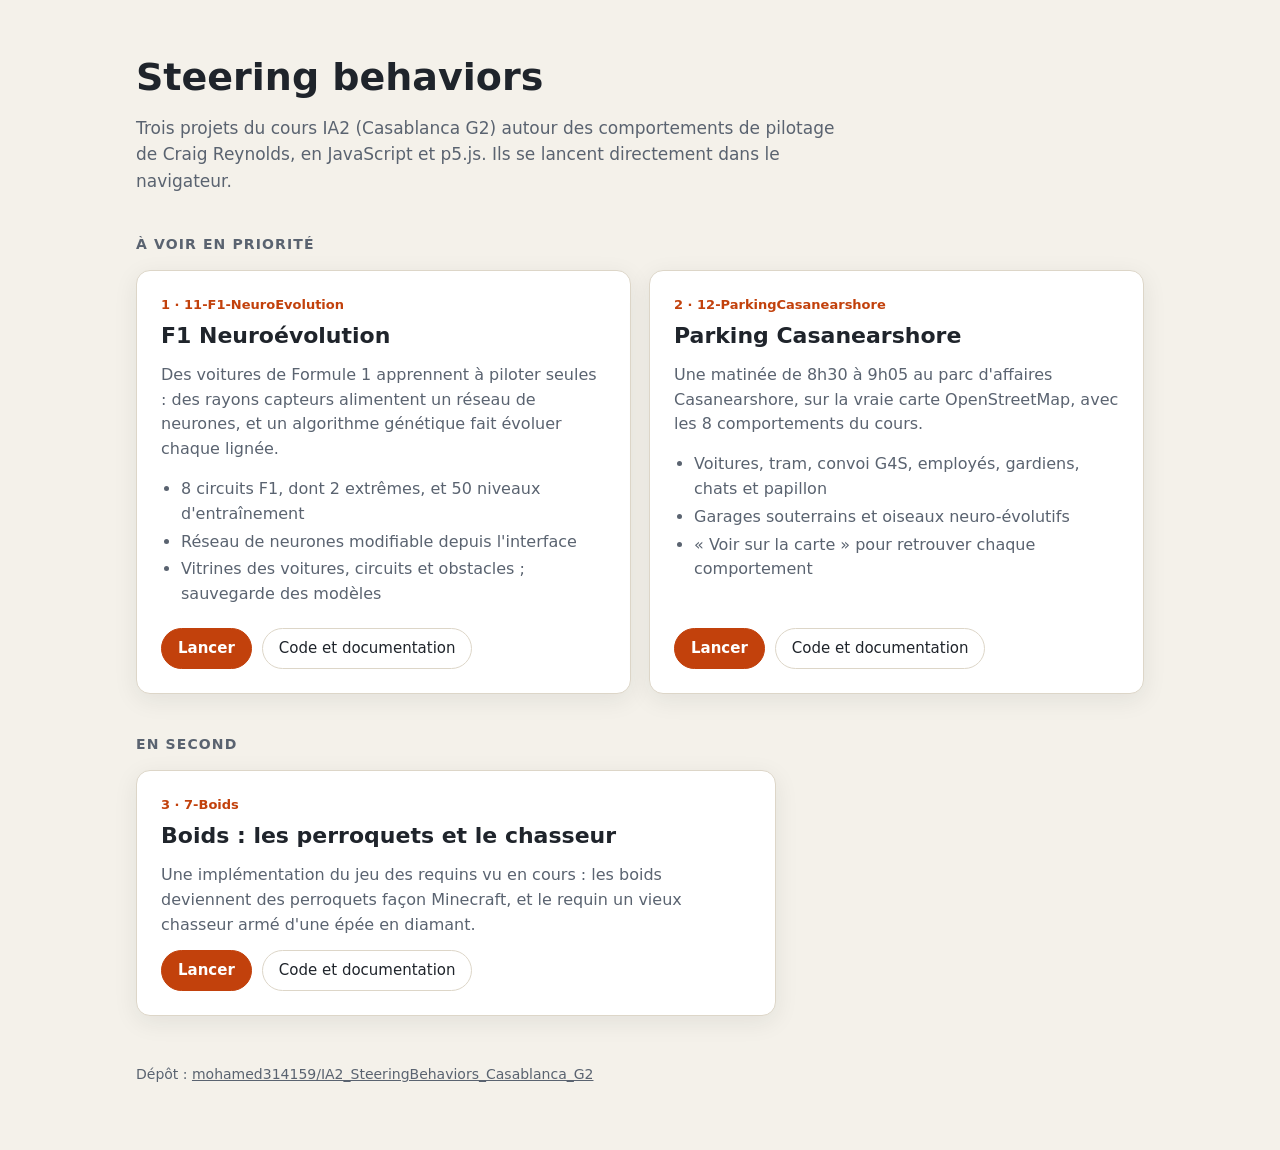
<file: index.html>
<!DOCTYPE html>
<html lang="fr">
  <head>
    <meta charset="utf-8" />
    <meta name="viewport" content="width=device-width, initial-scale=1" />
    <title>Steering behaviors — IA2 Casablanca G2</title>
    <meta name="description" content="Trois projets p5.js sur les steering behaviors de Craig Reynolds : F1 neuroévolution, Parking Casanearshore et Boids." />
    <style>
      :root {
        --fond: #f4f1ea;
        --carte: #ffffff;
        --texte: #1f242b;
        --doux: #5a6370;
        --bordure: #ddd6c8;
        --accent: #c2410c;
        --accent-texte: #ffffff;
        --ombre: 0 6px 24px rgba(31, 36, 43, 0.08);
      }

      @media (prefers-color-scheme: dark) {
        :root {
          --fond: #1a1e24;
          --carte: #232a32;
          --texte: #eef1f4;
          --doux: #a9b4c0;
          --bordure: #3b434d;
          --accent: #ffcc66;
          --accent-texte: #1f242b;
          --ombre: 0 6px 24px rgba(0, 0, 0, 0.35);
        }
      }

      * {
        box-sizing: border-box;
      }

      body {
        margin: 0;
        background: var(--fond);
        color: var(--texte);
        font-family: "Segoe UI", system-ui, -apple-system, sans-serif;
        line-height: 1.55;
      }

      main {
        max-width: 1040px;
        margin: 0 auto;
        padding: 48px 16px 64px;
      }

      header h1 {
        margin: 0 0 8px;
        font-size: clamp(26px, 4vw, 38px);
      }

      header p {
        margin: 0;
        max-width: 720px;
        color: var(--doux);
        font-size: 17px;
      }

      h2 {
        margin: 40px 0 14px;
        font-size: 14px;
        letter-spacing: 0.08em;
        text-transform: uppercase;
        color: var(--doux);
      }

      .essentiels {
        display: grid;
        grid-template-columns: repeat(auto-fit, minmax(min(300px, 100%), 1fr));
        gap: 18px;
      }

      .projet {
        display: flex;
        flex-direction: column;
        padding: 24px;
        background: var(--carte);
        border: 1px solid var(--bordure);
        border-radius: 14px;
        box-shadow: var(--ombre);
      }

      .projet .numero {
        font-size: 13px;
        font-weight: 600;
        color: var(--accent);
      }

      .projet h3 {
        margin: 4px 0 10px;
        font-size: 22px;
      }

      .projet p {
        margin: 0 0 12px;
        color: var(--doux);
      }

      .projet ul {
        margin: 0 0 18px;
        padding-left: 20px;
        color: var(--doux);
      }

      .projet li {
        margin: 3px 0;
      }

      .actions {
        display: flex;
        flex-wrap: wrap;
        gap: 10px;
        margin-top: auto;
      }

      .actions a {
        padding: 8px 16px;
        border-radius: 999px;
        border: 1px solid var(--bordure);
        color: var(--texte);
        text-decoration: none;
        font-size: 15px;
      }

      .actions a.lancer {
        background: var(--accent);
        border-color: var(--accent);
        color: var(--accent-texte);
        font-weight: 600;
      }

      .actions a:hover,
      .actions a:focus-visible {
        outline: 2px solid var(--accent);
        outline-offset: 2px;
      }

      .second {
        max-width: 640px;
      }

      footer {
        margin-top: 48px;
        font-size: 14px;
        color: var(--doux);
      }

      footer a {
        color: inherit;
        overflow-wrap: anywhere;
      }
    </style>
  </head>
  <body>
    <main>
      <header>
        <h1>Steering behaviors</h1>
        <p>Trois projets du cours IA2 (Casablanca G2) autour des comportements de pilotage de Craig Reynolds, en JavaScript et p5.js. Ils se lancent directement dans le navigateur.</p>
      </header>

      <h2>À voir en priorité</h2>
      <section class="essentiels" aria-label="Projets principaux">
        <article class="projet">
          <span class="numero">1 · 11-F1-NeuroEvolution</span>
          <h3>F1 Neuroévolution</h3>
          <p>Des voitures de Formule 1 apprennent à piloter seules : des rayons capteurs alimentent un réseau de neurones, et un algorithme génétique fait évoluer chaque lignée.</p>
          <ul>
            <li>8 circuits F1, dont 2 extrêmes, et 50 niveaux d'entraînement</li>
            <li>Réseau de neurones modifiable depuis l'interface</li>
            <li>Vitrines des voitures, circuits et obstacles ; sauvegarde des modèles</li>
          </ul>
          <div class="actions">
            <a class="lancer" href="11-F1-NeuroEvolution/">Lancer</a>
            <a href="https://github.com/mohamed314159/IA2_SteeringBehaviors_Casablanca_G2/tree/main/11-F1-NeuroEvolution">Code et documentation</a>
          </div>
        </article>

        <article class="projet">
          <span class="numero">2 · 12-ParkingCasanearshore</span>
          <h3>Parking Casanearshore</h3>
          <p>Une matinée de 8h30 à 9h05 au parc d'affaires Casanearshore, sur la vraie carte OpenStreetMap, avec les 8 comportements du cours.</p>
          <ul>
            <li>Voitures, tram, convoi G4S, employés, gardiens, chats et papillon</li>
            <li>Garages souterrains et oiseaux neuro-évolutifs</li>
            <li>« Voir sur la carte » pour retrouver chaque comportement</li>
          </ul>
          <div class="actions">
            <a class="lancer" href="12-ParkingCasanearshore/">Lancer</a>
            <a href="https://github.com/mohamed314159/IA2_SteeringBehaviors_Casablanca_G2/tree/main/12-ParkingCasanearshore">Code et documentation</a>
          </div>
        </article>
      </section>

      <h2>En second</h2>
      <article class="projet second">
        <span class="numero">3 · 7-Boids</span>
        <h3>Boids : les perroquets et le chasseur</h3>
        <p>Une implémentation du jeu des requins vu en cours : les boids deviennent des perroquets façon Minecraft, et le requin un vieux chasseur armé d'une épée en diamant.</p>
        <div class="actions">
          <a class="lancer" href="7-Boids/">Lancer</a>
          <a href="https://github.com/mohamed314159/IA2_SteeringBehaviors_Casablanca_G2/tree/main/7-Boids">Code et documentation</a>
        </div>
      </article>

      <footer>
        Dépôt : <a href="https://github.com/mohamed314159/IA2_SteeringBehaviors_Casablanca_G2">mohamed314159/IA2_SteeringBehaviors_Casablanca_G2</a>
      </footer>
    </main>
  </body>
</html>
</file>
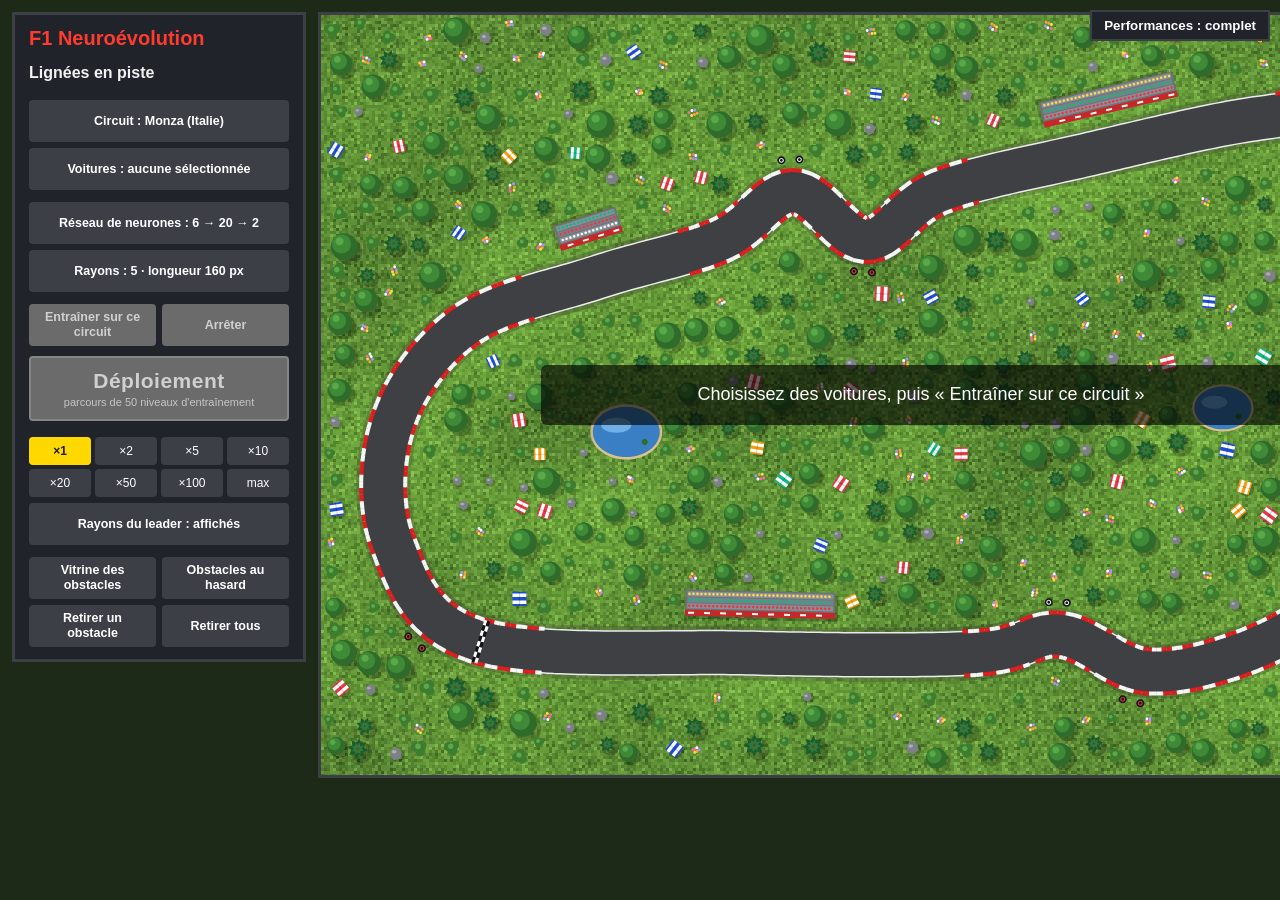
<file: 11-F1-NeuroEvolution/index.html>
<!DOCTYPE html>
<html lang="fr">

<head>
  <meta charset="UTF-8">
  <meta name="viewport" content="width=device-width, initial-scale=1.0">
  <title>F1 Neuroévolution</title>
  <link rel="stylesheet" href="style.css">

  <script src="libraries/p5.min.js"></script>
  <script src="random.js"></script>
  <script src="vehicle.js"></script>
  <script src="ray.js"></script>
  <script src="sensor-settings.js"></script>
  <script src="sim-speed.js"></script>
  <script src="circuits-data.js"></script>
  <script src="training-circuits-data.js"></script>
  <script src="circuit.js"></script>
  <script src="brands.js"></script>
  <script src="network-config.js"></script>
  <script src="neural-network.js"></script>
  <script src="architecture.js"></script>
  <script src="grass.js"></script>
  <script src="decor.js"></script>
  <script src="scenery.js"></script>
  <script src="track-renderer.js"></script>
  <script src="finish-flames.js"></script>
  <script src="circuit-showroom.js"></script>
  <script src="confidence.js"></script>
  <script src="car-design.js"></script>
  <script src="obstacle.js"></script>
  <script src="obstacle-editor.js"></script>
  <script src="obstacle-catalog.js"></script>
  <script src="obstacle-placement.js"></script>
  <script src="obstacle-showroom.js"></script>
  <script src="ray-editor.js"></script>
  <script src="car.js"></script>
  <script src="evolution.js"></script>
  <script src="performance-settings.js"></script>
  <script src="shader-settings.js"></script>
  <script src="heat-map.js"></script>
  <script src="shader-decor.js"></script>
  <script src="garage.js"></script>
  <script src="showroom.js"></script>
  <script src="model-file.js"></script>
  <script src="curriculum.js"></script>
  <script src="sketch.js"></script>
</head>

<body>
  <div class="perf-corner">
    <button id="perfButton" type="button" class="perf-toggle" aria-expanded="false" aria-controls="perfMenu"
      title="Alléger l'affichage pour accélérer l'entraînement">Performances : complet</button>
    <div id="perfMenu" class="perf-menu" role="group" aria-labelledby="perfTitle" hidden>
      <h2 id="perfTitle">Performances</h2>
      <p class="perf-hint">Moins de dessin = plus de calcul par seconde. L'entraînement donne les mêmes résultats.</p>
      <div class="perf-presets" role="group" aria-label="Préréglages">
        <button type="button" data-preset="complet" aria-pressed="true">Complet</button>
        <button type="button" data-preset="intermediaire" aria-pressed="false">Intermédiaire</button>
        <button type="button" data-preset="invisible" aria-pressed="false">Invisible</button>
      </div>
      <button id="decorButton" type="button" aria-pressed="false"
        title="Retire l'herbe texturée et réduit la densité de pixels : rendu plus léger">Décor : herbe</button>
      <button type="button" data-perf-option="cars" aria-pressed="false">Voitures dessinées : toutes</button>
      <button type="button" data-perf-option="flames" aria-pressed="false">Flammes d'arrivée : affichées</button>
      <button type="button" data-perf-option="panel" aria-pressed="false">Panneau des lignées : 6 fois par seconde</button>
      <button type="button" data-perf-option="hidden" aria-pressed="false">Circuit + voitures : visibles</button>
      <h3 id="shaderTitle">Décors en shader</h3>
      <button type="button" data-perf-option="shaders" aria-pressed="false"
        title="Interrupteur général des effets WebGL (coupés par les préréglages intermédiaire et invisible)">Effets shader : activés</button>
      <div class="shader-options" role="group" aria-labelledby="shaderTitle">
        <button type="button" data-shader-option="ambiance"
          title="Change l'ambiance ; « auto » prend celle du circuit">Ambiance : auto (jour)</button>
        <button type="button" data-shader-option="heatmap" aria-pressed="false"
          title="Passages des voitures en bleu, sorties de piste en rouge">Carte de chaleur : masquée</button>
        <button type="button" data-shader-option="trail" aria-pressed="true">Traînée du leader : affichée</button>
        <button type="button" data-shader-option="wind" aria-pressed="true">Herbe au vent : animée</button>
      </div>
      <p id="shaderStatus" class="perf-hint" hidden></p>
    </div>
  </div>
  <main id="layout">
    <aside id="menu" aria-label="Menu">
      <h1>F1 Neuroévolution</h1>

      <section aria-labelledby="lineagesTitle">
        <h2 id="lineagesTitle">Lignées en piste</h2>
        <p id="raceSummary" class="summary" role="status"></p>
        <ul id="lineages"></ul>
      </section>

      <div class="menu-buttons">
        <button id="circuitShowroomButton" type="button" class="secondary">Circuit : -</button>
        <button id="showroomButton" type="button" class="secondary">Voitures : aucune sélectionnée</button>

        <a id="networkLink" href="network.html" target="_blank" rel="noopener" class="button-like">Réseau de neurones</a>
        <button id="rayEditorButton" type="button" class="secondary">Rayons</button>

        <div class="buttons">
          <button id="trainButton" type="button">Entraîner sur ce circuit</button>
          <button id="stopButton" type="button" class="secondary">Arrêter</button>
        </div>
        <button id="curriculumButton" type="button" class="curriculum deploy">Déploiement</button>

        <div id="speedButtons" class="speed-buttons" role="group" aria-label="Vitesse de simulation"></div>
        <button id="raysToggleButton" type="button" class="secondary" aria-pressed="true">Rayons du leader : affichés</button>

        <div class="buttons">
          <button id="obstacleShowroomButton" type="button" class="secondary">Vitrine des obstacles</button>
          <button id="randomObstaclesButton" type="button" class="secondary">Obstacles au hasard</button>
        </div>
        <div class="buttons">
          <button id="removeObstacleButton" type="button" class="secondary">Retirer un obstacle</button>
          <button id="clearObstaclesButton" type="button" class="secondary">Retirer tous</button>
        </div>
      </div>
    </aside>
    <div id="canvas-container"></div>
  </main>

  <dialog id="rayDialog" aria-labelledby="rayDialogTitle">
    <div class="dialog-head">
      <h2 id="rayDialogTitle">Rayons : angles et longueur</h2>
      <button id="rayDialogClose" type="button" class="small">Fermer</button>
    </div>
    <p class="step">Un rayon = un neurone de la couche d'entrée ; le dernier neurone d'entrée reçoit la vitesse. 0° = droit devant, angle positif = vers la droite, négatif = vers la gauche. Appliquer de nouveaux rayons <strong>efface toutes les générations</strong>.</p>
    <div class="obstacle-editor">
      <canvas id="rayCanvas" role="img" aria-label="Aperçu de la voiture vue de dessus avec ses rayons et leurs angles"></canvas>
      <div>
        <ol id="rayList" class="ray-list"></ol>
        <label for="rayAngleInput">Nouvel angle (°, de -180 à 180)</label>
        <div class="buttons">
          <input type="number" id="rayAngleInput" min="-180" max="180" step="1" value="90">
          <button id="rayAddButton" type="button" class="small">+ Ajouter le rayon</button>
        </div>
        <label for="rayLengthSlider">Longueur des rayons : <span id="rayLengthValue">160 px</span></label>
        <div class="ray-length">
          <button id="rayShorterButton" type="button" class="small" aria-label="Raccourcir les rayons">−</button>
          <input type="range" id="rayLengthSlider" min="40" max="1200" step="5" value="160">
          <button id="rayLongerButton" type="button" class="small" aria-label="Allonger les rayons">+</button>
          <button id="rayLengthDefaultButton" type="button" class="small">Par défaut</button>
          <button id="rayLengthMaxButton" type="button" class="small">Largeur de l'écran</button>
        </div>
        <p class="step">La longueur s'applique tout de suite, sans effacer les générations.</p>
        <p id="rayInfo" class="step"></p>
        <p id="rayStatus" class="step" role="status"></p>
        <div class="buttons">
          <button id="rayApplyButton" type="button" class="place">Appliquer</button>
          <button id="rayResetButton" type="button" class="small">Annuler les changements</button>
        </div>
        <div id="rayConfirm" class="confirm" hidden>
          <p id="rayConfirmText"></p>
          <div class="buttons">
            <button id="rayConfirmButton" type="button" class="place">Confirmer et effacer</button>
            <button id="rayCancelButton" type="button" class="small">Annuler</button>
          </div>
        </div>
      </div>
    </div>
  </dialog>

  <dialog id="circuitDialog" aria-labelledby="circuitDialogTitle">
    <div class="dialog-head">
      <h2 id="circuitDialogTitle">Vitrine des circuits</h2>
      <button id="circuitDialogClose" type="button" class="small">Fermer</button>
    </div>
    <p class="step">Choisissez le circuit actuel. Changer de circuit arrête l'entraînement en cours.</p>
    <div id="circuitGrid" class="showroom-grid"></div>
  </dialog>

  <dialog id="showroomDialog" aria-labelledby="showroomTitle">
    <div class="dialog-head">
      <h2 id="showroomTitle">Vitrine des voitures</h2>
      <button id="showroomClose" type="button" class="small">Fermer</button>
    </div>
    <div class="buttons">
      <button id="loadModelButton" type="button" class="small">Charger un modèle (.json)</button>
    </div>
    <input type="file" id="modelFileInput" accept=".json,application/json" hidden>
    <div id="modelConfirm" class="confirm" hidden>
      <p id="modelConfirmText"></p>
      <div class="buttons">
        <button id="modelConfirmButton" type="button" class="place">Remplacer</button>
        <button id="modelCancelButton" type="button" class="small">Annuler</button>
      </div>
    </div>
    <p id="modelFileStatus" class="step" role="status"></p>
    <div id="showroomGrid" class="showroom-grid"></div>
  </dialog>

  <dialog id="obstacleDialog" aria-labelledby="obstacleTitle">
    <div class="dialog-head">
      <h2 id="obstacleTitle">Dessiner un prototype d'obstacle</h2>
      <button id="obstacleEditorClose" type="button" class="small">Fermer</button>
    </div>
    <div class="obstacle-editor">
      <canvas id="obstacleCanvas" role="img" aria-label="Grille de dessin de l'obstacle : chaque clic pose un point, cliquer sur le premier point ferme la forme"></canvas>
      <div>
        <p class="step">Cliquez sur la grille pour poser les sommets ; cliquer sur le premier point (jaune) ferme la forme. Ou partez d'une forme :</p>
        <div id="obstaclePresets" class="buttons wrap"></div>
        <div class="buttons">
          <button id="obstacleUndo" type="button" class="small">Annuler le dernier point</button>
          <button id="obstacleClear" type="button" class="small">Effacer</button>
        </div>
        <label for="obstacleSize">Taille (plus grande dimension) : <span id="obstacleSizeValue">6 m</span></label>
        <input type="range" id="obstacleSize" min="2" max="20" step="1" value="6">
        <p id="obstacleEditorStatus" class="step" role="status"></p>
        <button id="obstacleSaveButton" type="button" class="place">Enregistrer dans la vitrine</button>
        <p class="step">Le dessin rejoint la vitrine des obstacles sous le nom proto_1, proto_2… ; on le place ensuite depuis la vitrine.</p>
      </div>
    </div>
  </dialog>

  <dialog id="obstacleShowroomDialog" aria-labelledby="obstacleShowroomTitle">
    <div class="dialog-head">
      <h2 id="obstacleShowroomTitle">Vitrine des obstacles</h2>
      <button id="obstacleShowroomClose" type="button" class="small">Fermer</button>
    </div>
    <div class="buttons wrap obstacle-modes" role="group" aria-label="Mode de placement">
      <button id="obstacleModePlace" type="button" class="small" aria-pressed="true">Placer un obstacle</button>
      <button id="obstacleModeRandom" type="button" class="small" aria-pressed="false">Placer au hasard</button>
      <button id="obstacleDrawButton" type="button" class="small">+ Dessiner un prototype</button>
    </div>
    <p id="obstacleShowroomHint" class="step"></p>
    <p id="obstacleShowroomStatus" class="step" role="status"></p>
    <div id="obstacleRandomBar" class="buttons" hidden>
      <button id="obstacleRandomButton" type="button" class="place">Choisissez au moins un obstacle</button>
    </div>
    <div id="obstacleGrid" class="showroom-grid"></div>
  </dialog>

  <dialog id="confidenceDialog" aria-labelledby="confidenceTitle">
    <div class="dialog-head">
      <h2 id="confidenceTitle">Confiance par circuit</h2>
      <button id="confidenceClose" type="button" class="small">Retour à la vitrine</button>
    </div>
    <table id="confidenceTable" class="confidence-table"></table>
  </dialog>
</body>

</html>
</file>
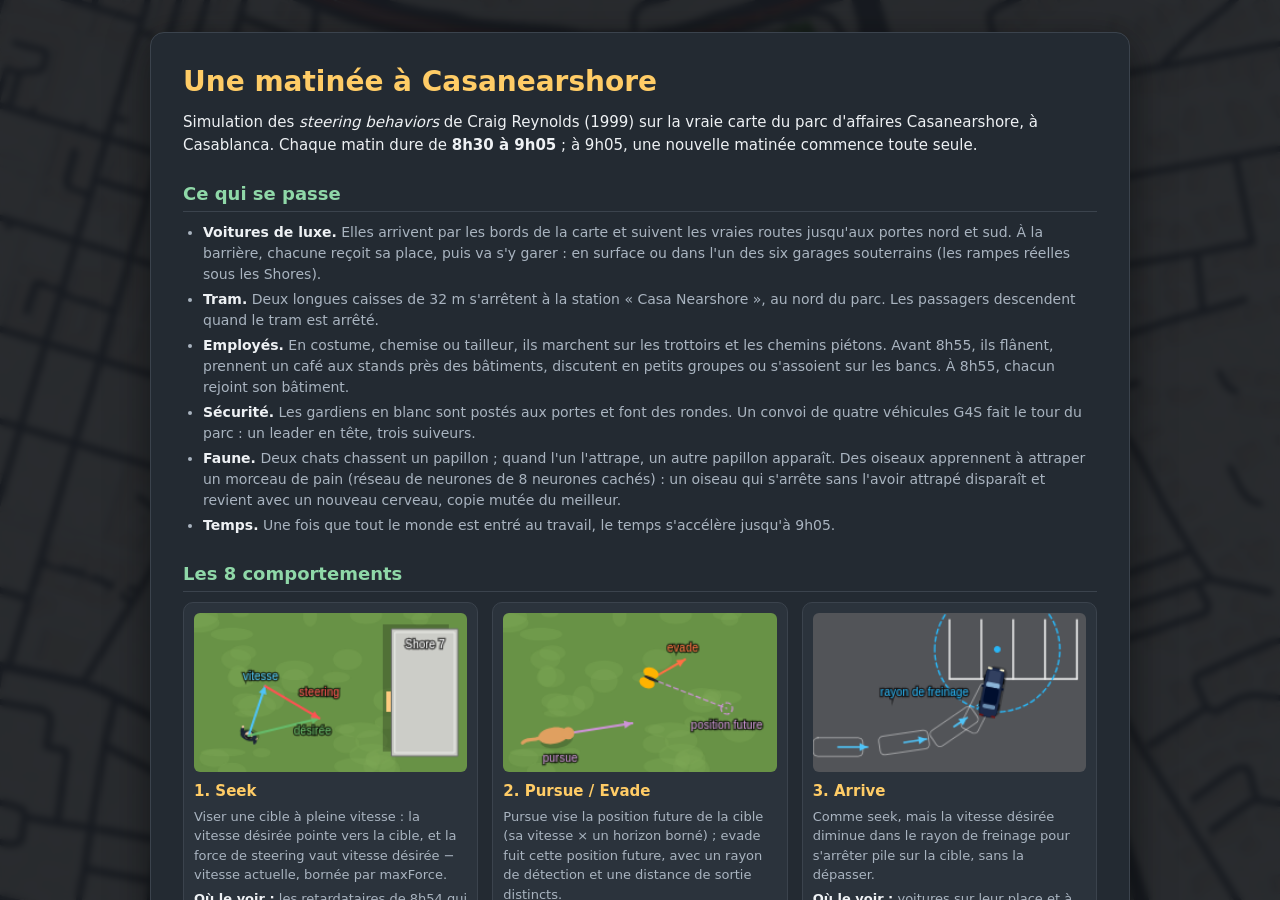
<file: 12-ParkingCasanearshore/index.html>
<!DOCTYPE html>
<html lang="fr">
  <head>
    <meta charset="utf-8" />
    <meta name="viewport" content="width=device-width, initial-scale=1" />
    <title>Parking Casanearshore</title>
    <link rel="stylesheet" type="text/css" href="style.css" />
    <!-- p5.js 1.7.0, puis la base protégée, puis les aides, les sous-classes et la scène. -->
    <script src="libraries/p5.min.js"></script>
    <script src="vehicle.js"></script>
    <script src="random.js"></script>
    <script src="simUnits.js"></script>
    <script src="geometry.js"></script>
    <script src="path.js"></script>
    <script src="mapProjection.js"></script>
    <script src="data/casanearshore.js"></script>
    <script src="data/reel.js"></script>
    <script src="roadNetwork.js"></script>
    <script src="steeringAgent.js"></script>
    <script src="collisions.js"></script>
    <script src="building.js"></script>
    <script src="campus.js"></script>
    <script src="parkingSpot.js"></script>
    <script src="parkingLot.js"></script>
    <script src="gate.js"></script>
    <script src="pillar.js"></script>
    <script src="garage.js"></script>
    <script src="parkingAllocator.js"></script>
    <script src="parkingWorld.js"></script>
    <script src="carModels.js"></script>
    <script src="roadVehicle.js"></script>
    <script src="luxuryCar.js"></script>
    <script src="g4sVehicle.js"></script>
    <script src="tramCar.js"></script>
    <script src="tram.js"></script>
    <script src="traffic.js"></script>
    <script src="transit.js"></script>
    <script src="coffeeKiosk.js"></script>
    <script src="bench.js"></script>
    <script src="assemblyPoint.js"></script>
    <script src="esplanade.js"></script>
    <script src="outfits.js"></script>
    <script src="employee.js"></script>
    <script src="securityGuard.js"></script>
    <script src="crowd.js"></script>
    <script src="neuralNetwork.js"></script>
    <script src="bird.js"></script>
    <script src="bread.js"></script>
    <script src="cat.js"></script>
    <script src="butterfly.js"></script>
    <script src="wildlife.js"></script>
    <script src="clock.js"></script>
    <script src="schedule.js"></script>
    <script src="simSpeed.js"></script>
    <script src="simulation.js"></script>
    <script src="reglages.js"></script>
    <script src="panneau.js"></script>
    <script src="debug.js"></script>
    <script src="camera.js"></script>
    <script src="trees.js"></script>
    <script src="groundShader.js"></script>
    <script src="mapRenderer.js"></script>
    <script src="vehicleGlow.js"></script>
    <script src="localisation.js"></script>
    <script src="accueil.js"></script>
    <script src="sketch.js"></script>
  </head>
  <body>
    <main id="scene"></main>

    <!-- Barre minimale : heure et quatre petits boutons (détaillés dans l'accueil). -->
    <div id="barre" hidden>
      <span id="horloge" aria-live="off" title="Heure de la simulation">08:30</span>
      <span id="etat-temps" aria-live="polite"></span>
      <button type="button" id="bouton-pause" class="icone" aria-label="Pause (Espace)" title="Pause (Espace)">⏸</button>
      <button type="button" id="bouton-garage" class="icone texte" aria-label="Garages souterrains (G)" title="Garages souterrains (G)">P-1</button>
      <button type="button" id="bouton-noir" class="icone" aria-pressed="false" aria-label="Véhicules seuls sur fond noir (B)" title="Véhicules seuls sur fond noir (B)">◐</button>
      <button type="button" id="bouton-aide" class="icone" aria-label="Revoir l'accueil (H)" title="Revoir l'accueil (H)">?</button>
    </div>
    <div id="bandeau" aria-live="polite" hidden></div>

    <!-- Écran d'accueil : description détaillée, puis « Commencer ». -->
    <section id="accueil" role="dialog" aria-modal="true" aria-labelledby="accueil-titre">
      <div class="carte-accueil">
        <h1 id="accueil-titre">Une matinée à Casanearshore</h1>
        <p class="chapeau">
          Simulation des <em>steering behaviors</em> de Craig Reynolds (1999) sur la vraie carte du parc
          d'affaires Casanearshore, à Casablanca. Chaque matin dure de <strong>8h30 à 9h05</strong> ; à 9h05,
          une nouvelle matinée commence toute seule.
        </p>

        <h2>Ce qui se passe</h2>
        <ul class="deroulement">
          <li><strong>Voitures de luxe.</strong> Elles arrivent par les bords de la carte et suivent les vraies routes
            jusqu'aux portes nord et sud. À la barrière, chacune reçoit sa place, puis va s'y garer : en surface ou
            dans l'un des six garages souterrains (les rampes réelles sous les Shores).</li>
          <li><strong>Tram.</strong> Deux longues caisses de 32 m s'arrêtent à la station « Casa Nearshore », au nord
            du parc. Les passagers descendent quand le tram est arrêté.</li>
          <li><strong>Employés.</strong> En costume, chemise ou tailleur, ils marchent sur les trottoirs et les chemins
            piétons. Avant 8h55, ils flânent, prennent un café aux stands près des bâtiments, discutent en petits
            groupes ou s'assoient sur les bancs. À 8h55, chacun rejoint son bâtiment.</li>
          <li><strong>Sécurité.</strong> Les gardiens en blanc sont postés aux portes et font des rondes. Un convoi de
            quatre véhicules G4S fait le tour du parc : un leader en tête, trois suiveurs.</li>
          <li><strong>Faune.</strong> Deux chats chassent un papillon ; quand l'un l'attrape, un autre papillon
            apparaît. Des oiseaux apprennent à attraper un morceau de pain (réseau de neurones de 8 neurones
            cachés) : un oiseau qui s'arrête sans l'avoir attrapé disparaît et revient avec un nouveau cerveau,
            copie mutée du meilleur.</li>
          <li><strong>Temps.</strong> Une fois que tout le monde est entré au travail, le temps s'accélère jusqu'à 9h05.</li>
        </ul>

        <h2>Les 8 comportements</h2>
        <div class="grille-comportements" id="grille-comportements"></div>

        <h2>Commandes</h2>
        <table class="commandes">
          <tbody>
            <tr><td><span class="touche">⏸</span> ou <kbd>Espace</kbd></td><td>Pause / reprise</td></tr>
            <tr><td><span class="touche">P-1</span> ou <kbd>G</kbd></td><td>Garages souterrains : chaque appui montre le garage suivant, puis revient à la surface</td></tr>
            <tr><td><span class="touche">◐</span> ou <kbd>B</kbd></td><td>Véhicules seuls : la carte devient noire, il ne reste que ce qui bouge (voitures, convoi, tram, piétons, animaux) ; même bouton pour revenir</td></tr>
            <tr><td><span class="touche">⚙</span> ou <kbd>P</kbd></td><td>Réglages : vitesse et taille de chaque comportement, brillance des véhicules, places libres de chaque parking, statistiques de la matinée et des oiseaux. Dans chaque comportement, <strong>📍 Voir sur la carte</strong> indique combien d'entités le font en ce moment et centre la vue sur l'une d'elles (cliquer encore : la suivante), que la caméra suit ensuite</td></tr>
            <tr><td><span class="touche">?</span> ou <kbd>H</kbd></td><td>Revoir cet écran (la simulation se met en pause)</td></tr>
            <tr><td>Glisser, molette, <kbd>+</kbd> <kbd>-</kbd>, flèches</td><td>Déplacer et zoomer la vue</td></tr>
            <tr><td><kbd>V</kbd> <kbd>N</kbd> <kbd>S</kbd> <kbd>T</kbd></td><td>Vue d'ensemble, porte nord, porte sud, station du tram</td></tr>
            <tr><td><kbd>1</kbd> à <kbd>8</kbd></td><td>Entourer les entités qui exécutent ce comportement (même touche pour enlever)</td></tr>
            <tr><td><kbd>D</kbd></td><td>Debug : rayons de freinage, vecteur ahead, points prédits, cercle du wander, nom du comportement</td></tr>
            <tr><td><kbd>R</kbd></td><td>Nouvelle matinée tout de suite (sinon elle démarre seule à 9h05)</td></tr>
            <tr><td><kbd>Échap</kbd></td><td>Fermer les réglages et arrêter de suivre une entité</td></tr>
          </tbody>
        </table>

        <div class="pied-accueil">
          <button type="button" id="bouton-commencer">Commencer</button>
        </div>
      </div>
    </section>
  </body>
</html>
</file>
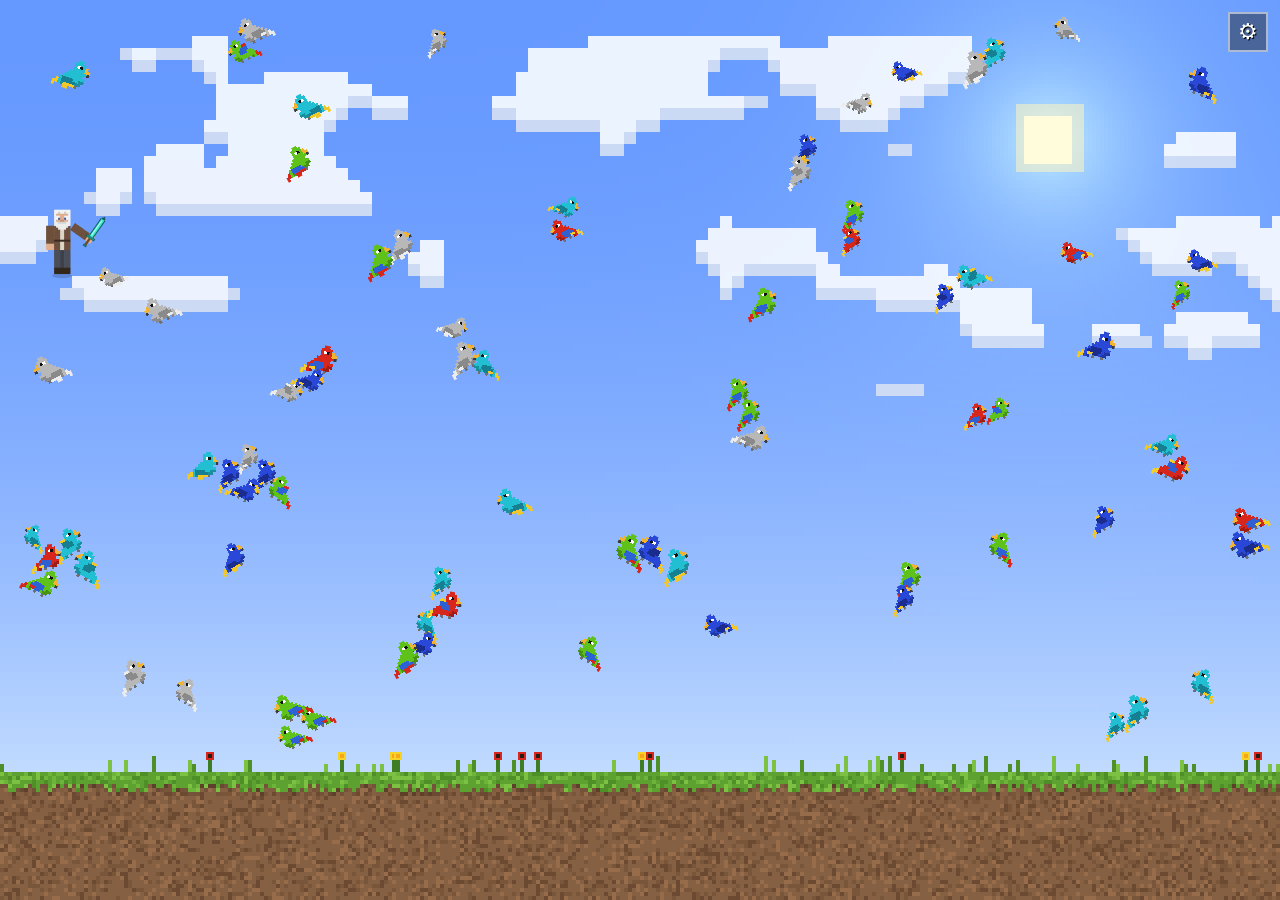
<file: 7-Boids/index.html>
<!DOCTYPE html>
<html lang="fr">
  <head>
    <meta charset="utf-8" />
    <meta name="viewport" content="width=device-width, initial-scale=1.0">

    <title>Perroquets Minecraft — Boids</title>

    <link rel="stylesheet" type="text/css" href="style.css">

    <script src="libraries/p5.min.js"></script>
    <!-- Base fournie (non modifiée) -->
    <script src="boids.js"></script>
    <script src="obstacle.js"></script>
    <!-- Aides, sous-classes et services -->
    <script src="pixelart.js"></script>
    <script src="perroquet.js"></script>
    <script src="chasseur.js"></script>
    <script src="plume.js"></script>
    <script src="obstacleMinecraft.js"></script>
    <script src="decor.js"></script>
    <script src="soundbox.js"></script>
    <script src="reglages.js"></script>
    <script src="panneau.js"></script>
    <script src="sketch.js"></script>
  </head>
  <body>
    <!-- Pas besoin de déclarer un canvas pour dessiner en P5.js -->
  </body>
</html>
</file>
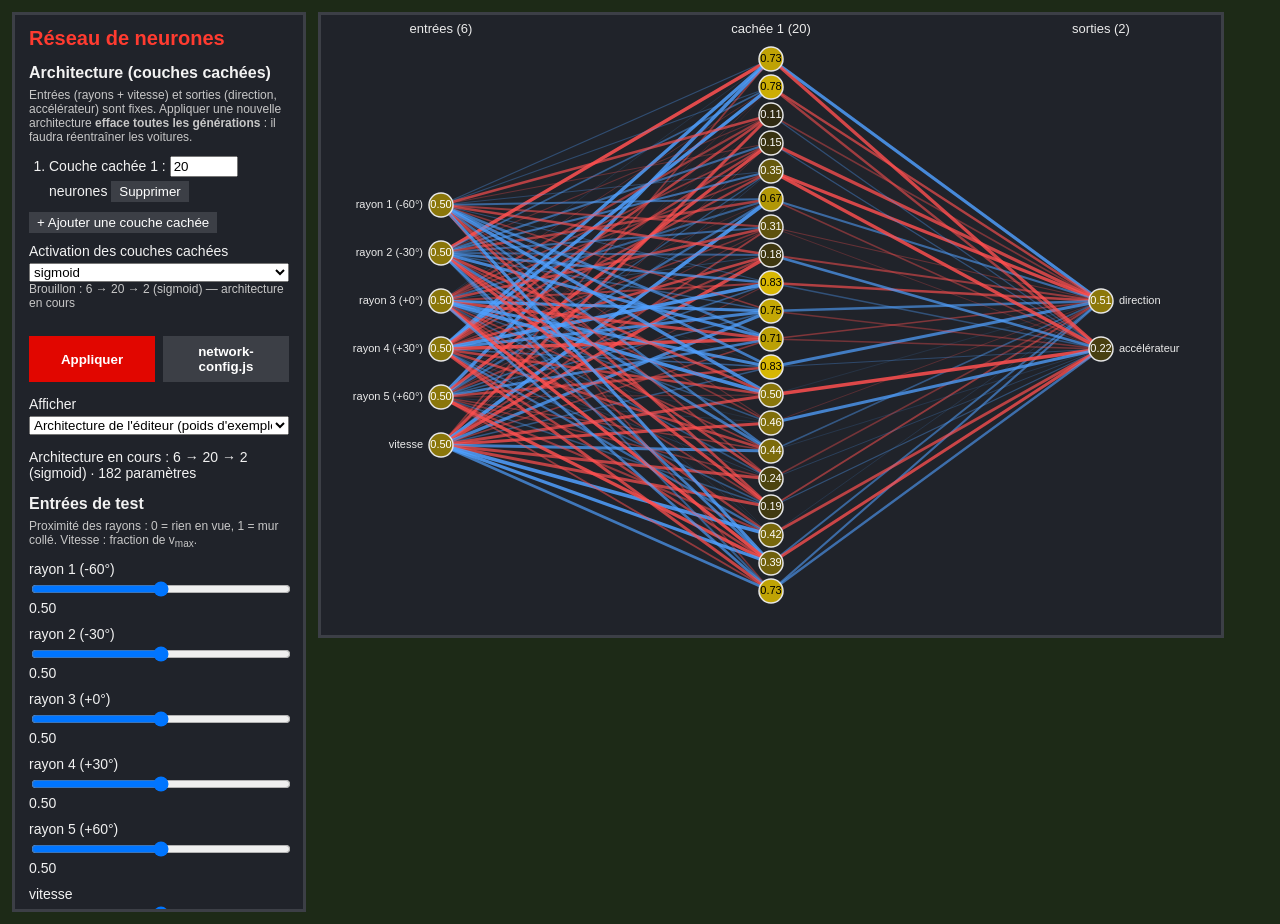
<file: 11-F1-NeuroEvolution/network.html>
<!DOCTYPE html>
<html lang="fr">

<head>
  <meta charset="UTF-8">
  <meta name="viewport" content="width=device-width, initial-scale=1.0">
  <title>Réseau de neurones</title>
  <link rel="stylesheet" href="style.css">

  <script src="libraries/p5.min.js"></script>
  <script src="random.js"></script>
  <script src="network-config.js"></script>
  <script src="neural-network.js"></script>
  <script src="architecture.js"></script>
  <script src="confidence.js"></script>
  <script src="evolution.js"></script>
  <script src="garage.js"></script>
  <script src="network-viewer.js"></script>
</head>

<body>
  <main id="layout">
    <aside id="menu">
      <h1>Réseau de neurones</h1>
      <section id="architectureEditor" aria-labelledby="architectureTitle">
        <h2 id="architectureTitle">Architecture (couches cachées)</h2>
        <p class="step">Entrées (rayons + vitesse) et sorties (direction, accélérateur) sont fixes. Appliquer une nouvelle architecture <strong>efface toutes les générations</strong> : il faudra réentraîner les voitures.</p>
        <ol id="layerRows"></ol>
        <button id="addLayerButton" type="button" class="small">+ Ajouter une couche cachée</button>
        <label for="activationSelect">Activation des couches cachées</label>
        <select id="activationSelect">
          <option value="sigmoid">sigmoid</option>
          <option value="tanh">tanh</option>
          <option value="relu">relu</option>
        </select>
        <p id="architectureDraft" class="step"></p>
        <div class="buttons">
          <button id="applyArchitectureButton" type="button">Appliquer</button>
          <button id="resetArchitectureButton" type="button" class="secondary">network-config.js</button>
        </div>
        <div id="confirmBox" class="confirm" hidden>
          <p id="confirmText"></p>
          <div class="buttons">
            <button id="confirmApplyButton" type="button">Confirmer et effacer</button>
            <button id="cancelApplyButton" type="button" class="secondary">Annuler</button>
          </div>
        </div>
        <p id="architectureStatus" role="status"></p>
      </section>

      <label for="sourceSelect">Afficher</label>
      <select id="sourceSelect"></select>

      <p id="networkInfo"></p>

      <h2>Entrées de test</h2>
      <p class="step">Proximité des rayons : 0 = rien en vue, 1 = mur collé. Vitesse : fraction de v<sub>max</sub>.</p>
      <div id="inputSliders"></div>

      <p class="step">Bleu = poids positif, rouge = négatif, épaisseur = importance. Remplissage des neurones = activation (valeur affichée).</p>
    </aside>
    <div id="network-canvas"></div>
  </main>
</body>

</html>
</file>
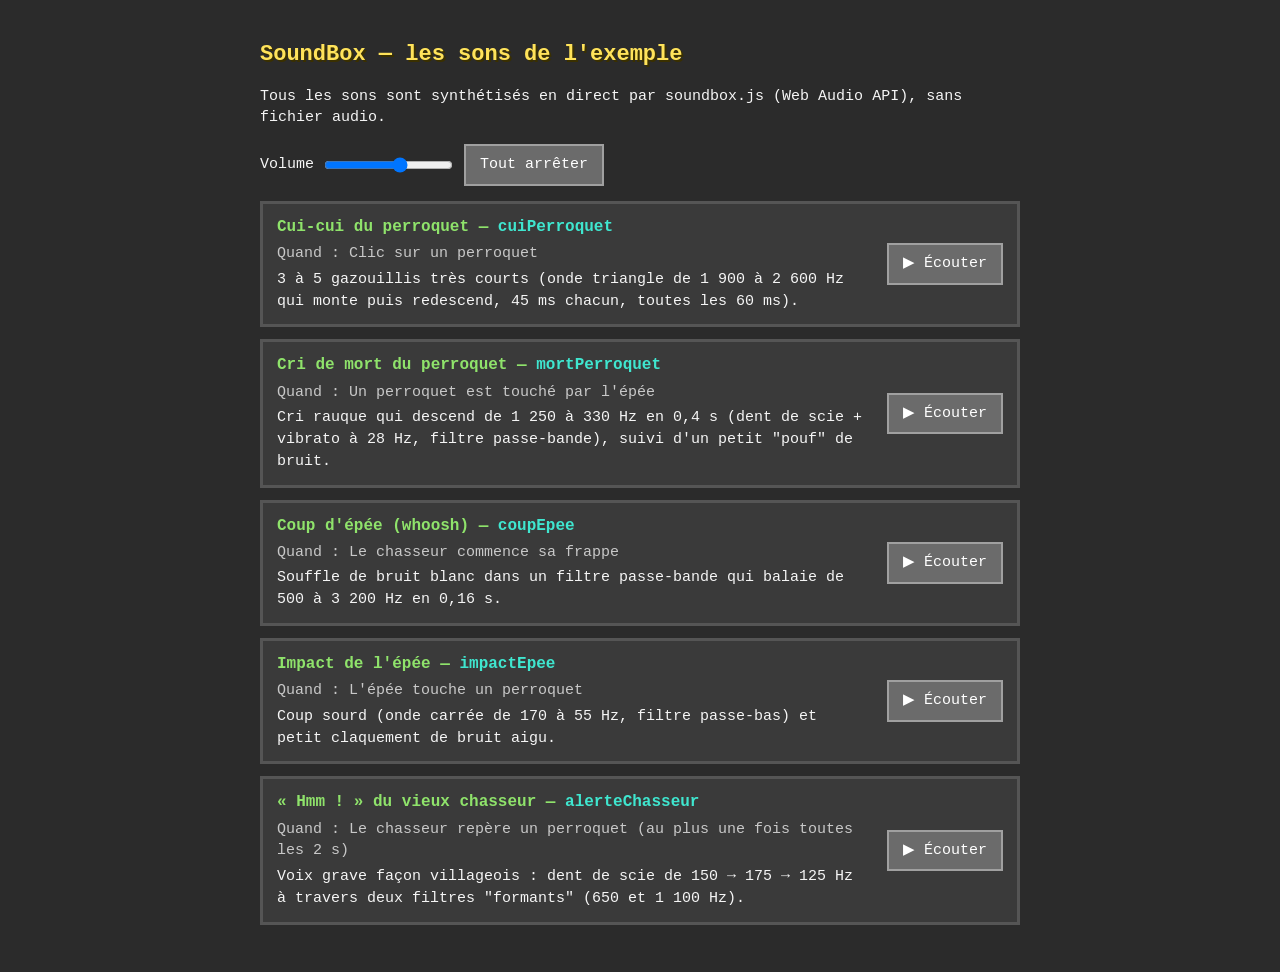
<file: 7-Boids/soundbox.html>
<!DOCTYPE html>
<html lang="fr">
  <head>
    <meta charset="utf-8" />
    <meta name="viewport" content="width=device-width, initial-scale=1.0">
    <title>SoundBox — sons des perroquets</title>
    <style>
      body {
        margin: 0;
        padding: 24px 16px;
        color: #f5f5f5;
        font: 15px/1.45 "Consolas", "Courier New", monospace;
        background: #2b2b2b;
      }
      main { max-width: 760px; margin: 0 auto; }
      h1 { color: #ffe35a; text-shadow: 2px 2px 0 #3a3000; font-size: 22px; }
      .son {
        display: grid;
        grid-template-columns: 1fr auto;
        gap: 4px 16px;
        margin: 12px 0;
        padding: 12px 14px;
        background: #3a3a3a;
        border: 3px solid #555;
      }
      .son h2 { margin: 0; font-size: 16px; color: #8fe36b; }
      .son code { color: #3fe6cf; }
      .son p { margin: 0; grid-column: 1; }
      .son button { grid-column: 2; grid-row: 1 / span 3; align-self: center; }
      button {
        font: inherit;
        padding: 8px 14px;
        color: #fff;
        background: #6b6b6b;
        border: 2px solid #a0a0a0;
        cursor: pointer;
      }
      button:hover, button:focus-visible { background: #7d7d7d; outline: 2px solid #ffe35a; }
      .quand { color: #c8c8c8; }
      label { display: inline-flex; gap: 8px; align-items: center; }
    </style>
  </head>
  <body>
    <main>
      <h1>SoundBox — les sons de l'exemple</h1>
      <p>Tous les sons sont synthétisés en direct par <code>soundbox.js</code> (Web Audio API), sans fichier audio.</p>
      <p>
        <label>Volume <input id="volume" type="range" min="0" max="1" step="0.05" value="0.6"></label>
        <button id="tout-arreter" type="button">Tout arrêter</button>
      </p>
      <div id="liste"></div>
    </main>

    <script src="soundbox.js"></script>
    <script>
      const boite = new SoundBox();
      const liste = document.getElementById('liste');

      for (const [nom, son] of Object.entries(SoundBox.CATALOGUE)) {
        const bloc = document.createElement('section');
        bloc.className = 'son';
        bloc.innerHTML = `<h2></h2><p class="quand"></p><p class="description"></p><button type="button">▶ Écouter</button>`;
        bloc.querySelector('h2').innerHTML = `${son.titre} — <code>${nom}</code>`;
        bloc.querySelector('.quand').textContent = `Quand : ${son.quand}`;
        bloc.querySelector('.description').textContent = son.description;
        bloc.querySelector('button').addEventListener('click', () => {
          boite.deverrouiller();
          boite.jouer(nom);
        });
        liste.appendChild(bloc);
      }

      document.getElementById('volume').addEventListener('input', e => boite.setVolume(e.target.value));
      document.getElementById('tout-arreter').addEventListener('click', () => boite.arreterTout());
    </script>
  </body>
</html>
</file>
<file: 11-F1-NeuroEvolution/style.css>
body {
  margin: 0;
  background: #1d2a17;
  color: #f2f2f2;
  font-family: "Segoe UI", Arial, sans-serif;
}

#layout {
  display: flex;
  gap: 12px;
  padding: 12px;
  align-items: flex-start;
}

#menu {
  width: 260px;
  flex-shrink: 0;
  background: #20232a;
  border: 3px solid #3c3f46;
  padding: 12px 14px;
  font-size: 14px;
}

#menu h1 {
  font-size: 20px;
  margin: 0 0 4px;
  color: #ff3b30;
}

#menu h2 {
  font-size: 16px;
  margin: 14px 0 6px;
}

.step {
  margin: 0 0 12px;
  color: #c7c7c7;
  font-size: 12px;
}

#menu label {
  display: block;
  margin-top: 10px;
}

#menu label.inline {
  display: flex;
  gap: 6px;
  align-items: center;
}

#menu select,
#menu input[type="range"],
#menu button {
  width: 100%;
  margin-top: 4px;
}

#menu button {
  margin-top: 14px;
  padding: 8px;
  background: #e10600;
  color: #fff;
  border: 0;
  font-weight: bold;
  cursor: pointer;
}

#menu button:focus-visible,
#menu select:focus-visible,
#menu input:focus-visible {
  outline: 2px solid #ffd800;
}

#lineages {
  padding-left: 0;
  list-style: none;
  margin: 0;
}

#lineages li {
  margin-bottom: 6px;
  line-height: 1.3;
}

#lineages small {
  color: #bdbdbd;
}

.swatch {
  display: inline-block;
  width: 10px;
  height: 10px;
  margin-right: 4px;
  border: 1px solid #fff;
}

canvas {
  display: block;
  border: 3px solid #3c3f46;
}

#menu button:disabled {
  background: #6b6b6b;
  cursor: not-allowed;
}

#menu {
  max-height: calc(100vh - 30px);
  overflow-y: auto;
}

.buttons {
  display: flex;
  gap: 8px;
}

#menu button.curriculum {
  background: #2e7d32;
}

#layerRows {
  padding-left: 20px;
  margin: 6px 0;
}

#layerRows li {
  margin-bottom: 4px;
}

#layerRows input[type="number"] {
  width: 60px;
}

.confirm {
  border: 2px solid #e10600;
  padding: 6px 8px;
  margin-top: 8px;
}

.ray-length {
  display: flex;
  gap: 4px;
  align-items: center;
}

.ray-length input[type="range"] {
  flex: 1;
  margin-top: 4px;
}

#menu .ray-length button.small {
  min-width: 26px;
}

dialog {
  width: min(1180px, calc(100vw - 32px));
  max-height: calc(100vh - 40px);
  background: #20232a;
  color: #f2f2f2;
  border: 3px solid #3c3f46;
  padding: 12px 16px;
  font-family: "Segoe UI", Arial, sans-serif;
}

dialog::backdrop {
  background: rgba(0, 0, 0, 0.6);
}

#confidenceDialog {
  width: min(720px, calc(100vw - 32px));
}

.dialog-head {
  display: flex;
  justify-content: space-between;
  align-items: center;
  gap: 12px;
}

.dialog-head h2 {
  margin: 0;
  color: #ff3b30;
}

dialog button {
  padding: 6px 10px;
  border: 0;
  background: #3c3f46;
  color: #fff;
  cursor: pointer;
}

dialog button:focus-visible {
  outline: 2px solid #ffd800;
}

.showroom-grid {
  display: grid;
  grid-template-columns: repeat(auto-fill, minmax(270px, 1fr));
  gap: 12px;
  margin-top: 10px;
}

.circuit-group {
  grid-column: 1 / -1;
  margin: 8px 0 0;
  color: #ffd800;
}

.circuit-card {
  border: 3px solid #3c3f46;
  padding: 6px;
  background: #2a2d34;
}

.circuit-card.selected {
  border-color: #ffd800;
}

.circuit-card canvas {
  width: 100%;
  height: auto;
}

.circuit-card h3 {
  margin: 6px 0 2px;
  font-size: 16px;
}

.circuit-card .facts {
  margin: 2px 0 6px;
  font-size: 12px;
  color: #c7c7c7;
}

.circuit-card button.select-car {
  background: #e10600;
  font-weight: bold;
}

.circuit-card.selected button.select-car {
  background: #2e7d32;
}

.car-card {
  border: 3px solid #3c3f46;
  padding: 6px;
  background: #2a2d34;
}

.car-card.selected {
  border-color: #ffd800;
}

.car-card canvas {
  width: 100%;
  height: auto;
}

.car-card h3 {
  margin: 6px 0 2px;
  font-size: 16px;
}

.car-card .model-name {
  font-weight: normal;
}

.car-card .facts,
.car-card .status {
  margin: 2px 0;
  font-size: 12px;
  color: #c7c7c7;
}

.car-card .buttons {
  margin-top: 6px;
}

.car-card button.select-car {
  background: #e10600;
  font-weight: bold;
}

.car-card.selected button.select-car {
  background: #2e7d32;
}

.confidence-table {
  width: 100%;
  border-collapse: collapse;
  margin-top: 10px;
  font-size: 14px;
}

.confidence-table th,
.confidence-table td {
  text-align: left;
  padding: 4px 6px;
  border-bottom: 1px solid #3c3f46;
}

.confidence-table tr.group th {
  color: #ffd800;
  padding-top: 10px;
}

.confidence-table tr.trained td {
  color: #8fd18f;
}

.confidence-table .bar {
  display: inline-block;
  width: 60px;
  height: 8px;
  margin-right: 6px;
  background: linear-gradient(90deg, #ffd800 var(--value), #3c3f46 var(--value));
}

.speed-buttons {
  display: flex;
  flex-wrap: wrap;
  gap: 4px;
  margin-top: 4px;
}

#menu .speed-buttons button.small {
  margin-top: 0;
  min-width: 40px;
}

#menu .speed-buttons button[aria-pressed="true"] {
  background: #ffd800;
  color: #1b1b1b;
  font-weight: bold;
}

#modelFileStatus.error {
  color: #ff8a80;
}

#obstacleDialog {
  width: min(640px, calc(100vw - 32px));
}

.obstacle-editor {
  display: flex;
  gap: 14px;
  flex-wrap: wrap;
  margin-top: 10px;
}

#obstacleCanvas {
  width: 240px;
  height: 240px;
  border: 2px solid #3c3f46;
  cursor: crosshair;
  touch-action: none;
}

.obstacle-editor > div {
  flex: 1;
  min-width: 240px;
}

.buttons.wrap {
  flex-wrap: wrap;
}

.obstacle-editor .buttons {
  margin: 6px 0;
}

.obstacle-editor label {
  display: block;
  margin-top: 8px;
}

.obstacle-editor input[type="range"] {
  width: 100%;
}

dialog button.place {
  margin-top: 8px;
  background: #e10600;
  font-weight: bold;
}

dialog button:disabled {
  background: #6b6b6b;
  color: #d0d0d0;
  cursor: not-allowed;
}

#rayCanvas {
  width: 260px;
  height: 260px;
  border: 2px solid #3c3f46;
}

.ray-list {
  padding-left: 20px;
  margin: 0 0 8px;
}

.ray-list li {
  margin-bottom: 4px;
}

.ray-list input[type="number"],
#rayAngleInput {
  width: 64px;
}

#menu button.secondary {
  background: #3c3f46;
}

#menu button.small {
  width: auto;
  margin-top: 4px;
  padding: 3px 8px;
  font-weight: normal;
  background: #3c3f46;
}

.sensors {
  font-family: Consolas, monospace;
}

.saved-tag {
  color: #8fd18f;
}

/* Placé en dernier : un bouton désactivé reste grisé, quelle que soit sa couleur. */
#menu button:disabled,
#menu button.curriculum:disabled,
#menu button.secondary:disabled {
  background: #6b6b6b;
  color: #d0d0d0;
  cursor: not-allowed;
}

/* ---------- Menu épuré (étape 15) : lignées puis boutons ---------- */
.summary {
  margin: 0 0 6px;
  font-size: 12px;
  color: #c7c7c7;
}

.menu-buttons {
  display: flex;
  flex-direction: column;
  gap: 6px;
  margin-top: 12px;
}

#menu .menu-buttons button,
#menu .menu-buttons .button-like {
  margin-top: 0;
}

#menu .button-like {
  display: block;
  padding: 8px;
  background: #3c3f46;
  color: #fff;
  text-align: center;
  text-decoration: none;
  font-weight: bold;
  font-size: 13px;
}

#menu .button-like:hover,
#menu .button-like:focus-visible {
  outline: 2px solid #ffd800;
}

#menu .menu-buttons .buttons button {
  flex: 1;
}

#lineages {
  max-height: 45vh;
  overflow-y: auto;
}

/* ---------- Vitrine des obstacles (étape 16) ---------- */
#obstacleGrid {
  grid-template-columns: repeat(auto-fill, minmax(170px, 1fr));
}

.obstacle-modes button[aria-pressed="true"] {
  background: #e10600;
  font-weight: bold;
}

.obstacle-card {
  display: flex;
  flex-direction: column;
  gap: 4px;
  border: 3px solid #3c3f46;
  padding: 6px;
  background: #2a2d34;
}

.obstacle-card.selected {
  border-color: #ffd800;
}

.obstacle-card canvas {
  width: 100%;
  height: auto;
}

.obstacle-card h3 {
  margin: 4px 0 0;
  font-size: 15px;
  font-family: Consolas, monospace;
}

.obstacle-card .facts {
  margin: 0 0 4px;
  font-size: 12px;
  color: #c7c7c7;
}

.obstacle-card button.select-car {
  background: #e10600;
  font-weight: bold;
}

.obstacle-count input {
  width: 60px;
}

/* .buttons impose display: flex : l'attribut hidden doit rester prioritaire. */
#obstacleRandomBar[hidden] {
  display: none;
}

/* ---------- Menu « Performances », en haut à droite de l'écran (étape 26) ---------- */
/* Il remplace le bouton du décor (étape 17) : le décor est une option du menu. */
.perf-corner {
  position: fixed;
  top: 10px;
  right: 10px;
  z-index: 10;
  display: flex;
  flex-direction: column;
  align-items: flex-end;
  gap: 6px;
}

.perf-toggle {
  padding: 6px 12px;
  border: 2px solid #3c3f46;
  background: #20232a;
  color: #fff;
  font-weight: bold;
  cursor: pointer;
}

/* Affichage allégé : bordure jaune (le libellé le dit aussi en toutes lettres). */
.perf-toggle.perf-light,
.perf-toggle[aria-expanded="true"] {
  border-color: #ffd800;
}

.perf-menu {
  box-sizing: border-box;
  width: 300px;
  max-width: calc(100vw - 20px);
  padding: 12px;
  border: 2px solid #3c3f46;
  background: #20232a;
  color: #fff;
  display: flex;
  flex-direction: column;
  gap: 6px;
  box-shadow: 0 8px 24px rgba(0, 0, 0, 0.45);
}

.perf-menu[hidden] {
  display: none;
}

.perf-menu h2 {
  margin: 0;
  font-size: 16px;
}

.perf-hint {
  margin: 0 0 4px;
  font-size: 12px;
  color: #c9ccd3;
}

.perf-presets {
  display: grid;
  grid-template-columns: repeat(3, 1fr);
  gap: 4px;
}

.perf-menu button {
  box-sizing: border-box;
  min-height: 34px;
  padding: 6px 8px;
  border: 2px solid #3c3f46;
  background: #2c3038;
  color: #fff;
  text-align: left;
  cursor: pointer;
}

.perf-presets button {
  text-align: center;
  font-weight: bold;
}

/* Option allégée ou préréglage choisi. */
.perf-menu button[aria-pressed="true"] {
  border-color: #ffd800;
  background: #3a3a22;
}

.perf-toggle:focus-visible,
.perf-menu button:focus-visible {
  outline: 2px solid #ffd800;
}

/* ---------- Boutons du menu harmonisés (étape 24) ---------- */
/* Même hauteur minimale pour tous : un libellé sur une ou deux lignes reste aligné. */
#menu .menu-buttons button,
#menu .menu-buttons .button-like {
  box-sizing: border-box;
  min-height: 42px;   /* = deux lignes de libellé : tous les boutons ont la même hauteur */
  display: flex;
  flex-direction: column;
  align-items: center;
  justify-content: center;
  padding: 6px 8px;
  font-size: 12.5px;
  line-height: 1.2;
  border-radius: 4px;
}

#menu .menu-buttons .buttons {
  gap: 6px;
}

/* Un peu d'air entre les groupes : choix, entraînement, réglages, obstacles. */
#menu .menu-buttons #networkLink,
#menu .menu-buttons #speedButtons {
  margin-top: 6px;
}

#menu .menu-buttons .buttons:has(#trainButton),
#menu .menu-buttons .buttons:has(#obstacleShowroomButton) {
  margin-top: 6px;
}

/* Vitesses : grille régulière de 4 colonnes. */
#menu .speed-buttons {
  display: grid;
  grid-template-columns: repeat(4, 1fr);
  gap: 4px;
}

#menu .menu-buttons .speed-buttons button.small {
  min-height: 28px;
  width: 100%;
  margin: 0;
  padding: 3px 0;
  font-size: 12px;
}

/* Déploiement : le bouton le plus important, en grand. */
#menu .menu-buttons button.deploy {
  min-height: 64px;
  margin: 4px 0;
  padding: 10px 8px;
  font-size: 21px;
  letter-spacing: 0.5px;
  background: linear-gradient(180deg, #3a9b3f, #23692a);
  border: 2px solid #5fd068;
  box-shadow: 0 3px 10px rgba(0, 0, 0, 0.45);
}

#menu .menu-buttons button.deploy small {
  margin-top: 3px;
  font-size: 11px;
  font-weight: normal;
  letter-spacing: 0;
  opacity: 0.9;
}

#menu .menu-buttons button.deploy:hover:not(:disabled) {
  filter: brightness(1.12);
}

#menu .menu-buttons button.deploy:disabled {
  background: #6b6b6b;
  border-color: #858585;
  box-shadow: none;
}

/* ---------- Décors en shader dans le menu « Performances » (étape 27) ---------- */
.perf-menu {
  max-height: calc(100vh - 70px);
  overflow-y: auto;
}

.perf-menu h3 {
  margin: 6px 0 0;
  font-size: 14px;
}

.shader-options {
  display: flex;
  flex-direction: column;
  gap: 6px;
}

/* Options inactives quand les shaders sont coupés ou sans WebGL. */
.perf-menu button:disabled {
  opacity: 0.5;
  cursor: not-allowed;
}
</file>
<file: 12-ParkingCasanearshore/style.css>
:root {
  --fond: #1f242b;
  --panneau: rgba(31, 36, 43, 0.92);
  --texte: #eef1f4;
  --texte-doux: #a9b4c0;
  --accent: #ffcc66;
  --vert: #8fd8a8;
  --bordure: #3b434d;
}

* {
  box-sizing: border-box;
}

html,
body {
  margin: 0;
  height: 100%;
  overflow: hidden;
  background: var(--fond);
  color: var(--texte);
  font-family: "Segoe UI", system-ui, sans-serif;
}

[hidden] {
  display: none !important;
}

#scene {
  position: fixed;
  inset: 0;
}

#scene canvas {
  display: block;
}

button {
  font: inherit;
  font-size: 13px;
  color: var(--texte);
  background: #38414c;
  border: 1px solid var(--bordure);
  border-radius: 6px;
  padding: 5px 10px;
  cursor: pointer;
}

button:hover,
button:focus-visible {
  background: #46515e;
  outline: 2px solid var(--accent);
  outline-offset: 1px;
}

/* ---------- Barre minimale (en haut à droite) ---------- */

#barre {
  position: fixed;
  top: 10px;
  right: 10px;
  z-index: 11;
  display: flex;
  align-items: center;
  gap: 6px;
  padding: 4px 6px 4px 12px;
  background: var(--panneau);
  border: 1px solid var(--bordure);
  border-radius: 999px;
  box-shadow: 0 4px 14px rgba(0, 0, 0, 0.35);
}

#horloge {
  font-family: "Consolas", "Courier New", monospace;
  font-size: 14px;
  font-weight: bold;
  color: var(--accent);
  letter-spacing: 0.5px;
}

#etat-temps {
  font-size: 11px;
  color: var(--texte-doux);
}

#etat-temps:empty {
  display: none;
}

button.icone {
  width: 28px;
  height: 28px;
  padding: 0;
  border-radius: 50%;
  font-size: 14px;
  line-height: 1;
  display: inline-flex;
  align-items: center;
  justify-content: center;
}

button.icone.texte {
  width: auto;
  min-width: 28px;
  padding: 0 7px;
  border-radius: 14px;
  font-size: 11px;
  font-weight: bold;
}

/* ---------- Bandeau d'information (haut, au centre) ---------- */

#bandeau {
  position: fixed;
  top: 12px;
  left: 50%;
  transform: translateX(-50%);
  z-index: 10;
  max-width: calc(100vw - 32px);
  padding: 5px 14px;
  font-size: 13px;
  background: var(--panneau);
  border: 1px solid var(--bordure);
  border-radius: 999px;
  white-space: nowrap;
  overflow: hidden;
  text-overflow: ellipsis;
}

/* ---------- Panneau de réglages ---------- */

.panneau-reglages {
  display: none;
  position: fixed;
  top: 54px;
  right: 10px;
  z-index: 10;
  width: 360px;
  max-width: calc(100vw - 32px);
  max-height: calc(100vh - 70px);
  overflow-y: auto;
  padding: 10px 14px 12px;
  color: var(--texte);
  font-size: 13px;
  background: rgba(31, 36, 43, 0.95);
  border: 1px solid var(--bordure);
  border-radius: 10px;
  box-shadow: 0 6px 18px rgba(0, 0, 0, 0.4);
}

.panneau-reglages.ouvert {
  display: block;
}

.panneau-reglages .entete {
  display: flex;
  justify-content: space-between;
  align-items: center;
}

.panneau-reglages h2 {
  margin: 0;
  font-size: 15px;
  color: var(--accent);
}

.panneau-reglages .infos h3 {
  margin: 10px 0 4px;
  font-size: 13px;
  color: var(--vert);
}

.panneau-reglages .infos p {
  margin: 0;
  line-height: 1.5;
  color: var(--texte-doux);
}

.panneau-reglages table.places {
  width: 100%;
  border-collapse: collapse;
  font-size: 12px;
}

.panneau-reglages table.places td {
  padding: 1px 4px;
  color: var(--texte-doux);
}

.panneau-reglages table.places td:last-child {
  text-align: right;
  font-family: "Consolas", monospace;
}

.panneau-reglages table.places tr.total td {
  padding-top: 4px;
  color: var(--texte);
  font-weight: bold;
}

.panneau-reglages .defaut {
  margin-top: 10px;
}

.panneau-reglages fieldset {
  margin: 8px 0 0;
  padding: 6px 8px;
  border: 1px solid var(--bordure);
  border-radius: 6px;
}

.panneau-reglages legend {
  padding: 0 4px;
  color: var(--vert);
  font-weight: bold;
}

.panneau-reglages .ligne {
  display: grid;
  grid-template-columns: 1fr 110px 42px;
  align-items: center;
  gap: 6px;
  margin: 3px 0;
}

.panneau-reglages input[type="range"] {
  width: 100%;
  accent-color: var(--accent);
}

.panneau-reglages .valeur {
  text-align: right;
  font-family: "Consolas", monospace;
  color: var(--accent);
}

/* ---------- Écran d'accueil ---------- */

#accueil {
  position: fixed;
  inset: 0;
  z-index: 20;
  overflow-y: auto;
  padding: 32px 16px;
  background: rgba(16, 20, 26, 0.88);
  backdrop-filter: blur(3px);
}

#accueil:focus {
  outline: none;
}

.carte-accueil {
  max-width: 980px;
  margin: 0 auto;
  padding: 28px 32px 24px;
  background: #232a32;
  border: 1px solid var(--bordure);
  border-radius: 14px;
  box-shadow: 0 10px 40px rgba(0, 0, 0, 0.5);
  line-height: 1.5;
}

.carte-accueil h1 {
  margin: 0 0 8px;
  font-size: 28px;
  color: var(--accent);
}

.carte-accueil h2 {
  margin: 24px 0 10px;
  font-size: 18px;
  color: var(--vert);
  border-bottom: 1px solid var(--bordure);
  padding-bottom: 4px;
}

.carte-accueil .chapeau {
  margin: 0;
  font-size: 15px;
  color: var(--texte);
}

.deroulement {
  margin: 0;
  padding-left: 20px;
  font-size: 14px;
  color: var(--texte-doux);
}

.deroulement li {
  margin: 4px 0;
}

.deroulement strong {
  color: var(--texte);
}

.grille-comportements {
  display: grid;
  grid-template-columns: repeat(auto-fill, minmax(260px, 1fr));
  gap: 14px;
}

.comportement {
  padding: 10px;
  background: #2b333c;
  border: 1px solid var(--bordure);
  border-radius: 10px;
}

.comportement canvas {
  display: block;
  width: 100%;
  height: auto;
  aspect-ratio: 240 / 140;
  border-radius: 6px;
}

.comportement h3 {
  margin: 8px 0 4px;
  font-size: 15px;
  color: var(--accent);
}

.comportement p {
  margin: 0 0 4px;
  font-size: 13px;
  color: var(--texte-doux);
}

.comportement p.ou strong {
  color: var(--texte);
}

table.commandes {
  width: 100%;
  border-collapse: collapse;
  font-size: 14px;
}

table.commandes td {
  padding: 6px 8px;
  border-bottom: 1px solid var(--bordure);
  color: var(--texte-doux);
  vertical-align: top;
}

table.commandes td:first-child {
  white-space: nowrap;
  color: var(--texte);
  width: 1%;
}

kbd,
.touche {
  display: inline-block;
  min-width: 22px;
  padding: 1px 6px;
  font-family: "Consolas", monospace;
  font-size: 12px;
  text-align: center;
  color: var(--texte);
  background: #38414c;
  border: 1px solid #56606c;
  border-radius: 5px;
}

.touche {
  border-radius: 11px;
  font-weight: bold;
}

.pied-accueil {
  display: flex;
  justify-content: center;
  margin-top: 26px;
}

#bouton-commencer {
  padding: 10px 40px;
  font-size: 17px;
  font-weight: bold;
  color: #1f242b;
  background: var(--accent);
  border: none;
  border-radius: 999px;
}

#bouton-commencer:hover,
#bouton-commencer:focus-visible {
  background: #ffd98a;
  outline: 3px solid #fff;
}

@media (max-width: 600px) {
  .carte-accueil {
    padding: 18px 16px;
  }

  table.commandes td:first-child {
    white-space: normal;
  }
}

/* ---------- « Voir sur la carte » (panneau) et mode « véhicules seuls » ---------- */

.panneau-reglages .localiser {
  display: flex;
  align-items: center;
  justify-content: space-between;
  gap: 8px;
  margin: 2px 0 6px;
  padding-bottom: 6px;
  border-bottom: 1px dashed var(--bordure);
}

.panneau-reglages .localiser .compte {
  font-size: 12px;
  color: var(--texte-doux);
}

.panneau-reglages .localiser button {
  padding: 3px 9px;
  font-size: 12px;
  border-radius: 12px;
}

.panneau-reglages .localiser button:disabled {
  opacity: 0.45;
  cursor: not-allowed;
  outline: none;
}

#bouton-noir[aria-pressed="true"] {
  color: #1f242b;
  background: var(--accent);
  border-color: var(--accent);
}
</file>
<file: 7-Boids/style.css>
html, body {
  margin: 0;
  padding: 0;
  overflow: hidden;
  background: #6b9eff;
}

canvas {
  display: block;
}

/* Bouton ⚙ discret en haut à droite */
.bouton-reglages {
  position: fixed;
  top: 12px;
  right: 12px;
  z-index: 10;
  width: 40px;
  height: 40px;
  font-size: 22px;
  line-height: 1;
  color: #fff;
  background: rgba(30, 30, 30, 0.45);
  border: 2px solid rgba(255, 255, 255, 0.55);
  cursor: pointer;
  text-shadow: 1px 1px 0 #000;
}

.bouton-reglages:hover,
.bouton-reglages:focus-visible {
  background: rgba(30, 30, 30, 0.75);
  outline: 2px solid #ffe35a;
}

/* Panneau façon inventaire Minecraft, masqué par défaut */
.panneau-reglages {
  display: none;
  position: fixed;
  top: 60px;
  right: 12px;
  z-index: 10;
  width: 320px;
  max-width: calc(100vw - 32px);
  max-height: calc(100vh - 80px);
  overflow-y: auto;
  padding: 10px 14px 12px;
  box-sizing: border-box;
  color: #f5f5f5;
  font: 13px/1.3 "Consolas", "Courier New", monospace;
  background: rgba(24, 24, 24, 0.86);
  border: 3px solid #555;
  box-shadow: inset 0 0 0 2px #2a2a2a, 4px 4px 0 rgba(0, 0, 0, 0.35);
}

.panneau-reglages.ouvert {
  display: block;
}

.panneau-reglages .entete {
  display: flex;
  justify-content: space-between;
  align-items: center;
}

.panneau-reglages h2 {
  margin: 0;
  font-size: 16px;
  color: #ffe35a;
  text-shadow: 2px 2px 0 #3a3000;
}

.panneau-reglages .fermer {
  font: inherit;
  font-size: 16px;
  color: #fff;
  background: #6b6b6b;
  border: 2px solid #a0a0a0;
  cursor: pointer;
}

.panneau-reglages .fermer:focus-visible {
  outline: 2px solid #ffe35a;
}

.panneau-reglages fieldset {
  margin: 8px 0 0;
  padding: 6px 8px;
  border: 2px solid #4a4a4a;
}

.panneau-reglages legend {
  padding: 0 4px;
  color: #8fe36b;
  font-weight: bold;
}

.panneau-reglages .ligne {
  display: grid;
  grid-template-columns: 1fr 110px 44px;
  align-items: center;
  gap: 6px;
  margin: 3px 0;
}

.panneau-reglages input[type="range"] {
  width: 100%;
  accent-color: #3fe6cf;
}

.panneau-reglages .valeur {
  text-align: right;
  color: #3fe6cf;
}

.panneau-reglages .compteur {
  margin: 6px 0 0;
}

.panneau-reglages .aide {
  margin: 8px 0 0;
  color: #c8c8c8;
  font-size: 11px;
}
</file>
